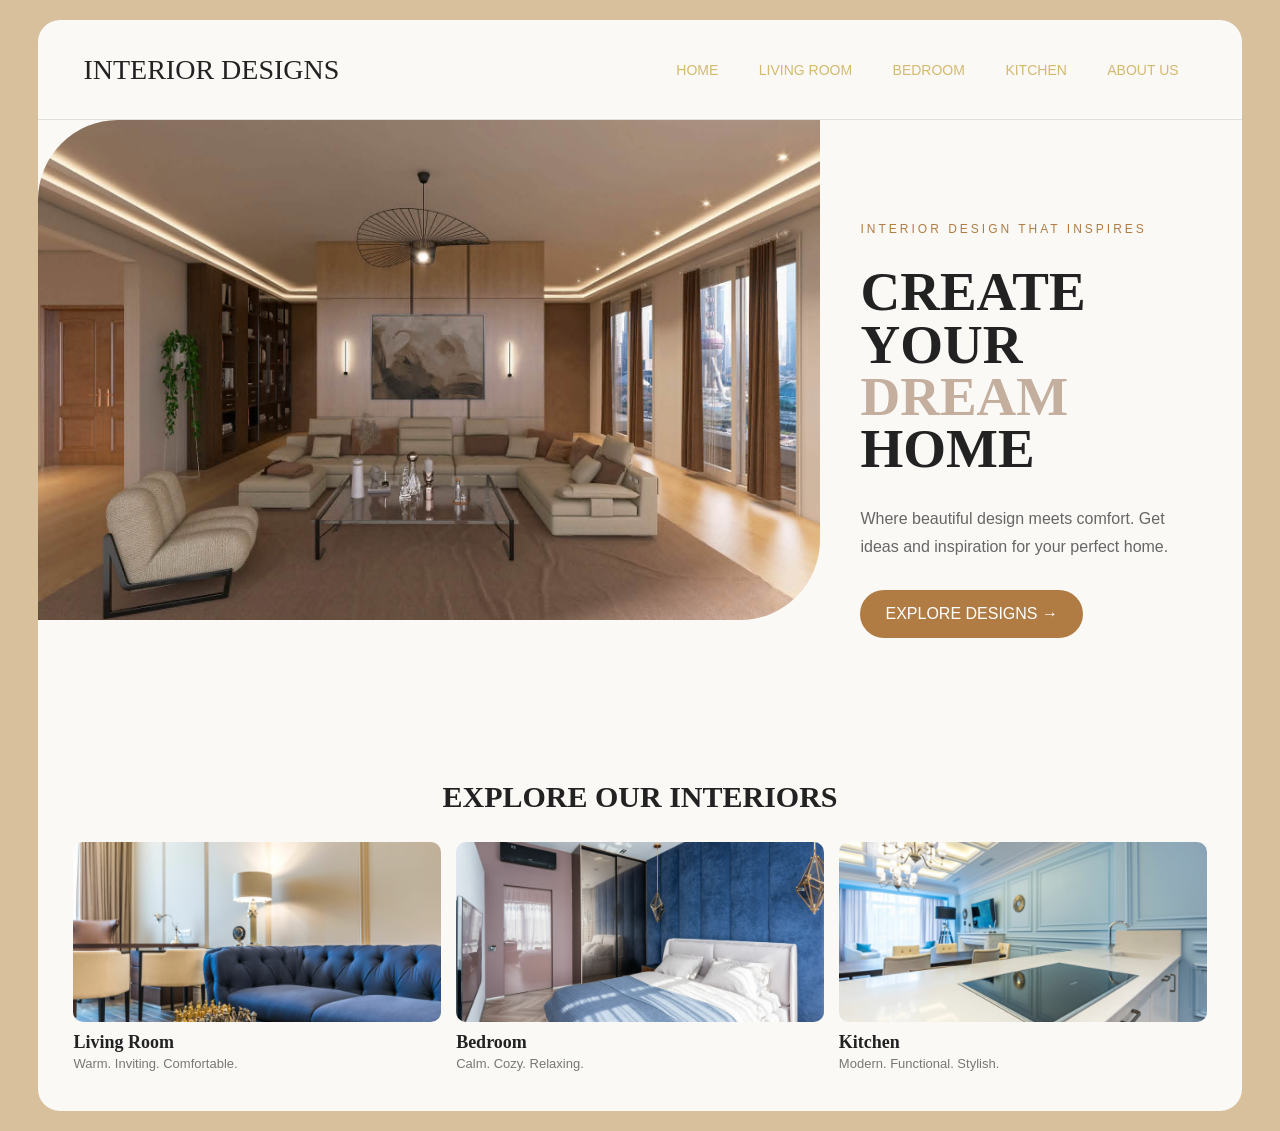
<file: index.html>
<!DOCTYPE html>
<html lang="en">
<head>
    <meta charset="UTF-8">
    <meta name="viewport" content="width=device-width, initial-scale=1.0">
    <title>Interior Designs</title>

    <!-- FIXED: Removed "../" because index.html is in the root folder -->
   <link rel="stylesheet" href="style.css">
</head>
<body>

<div class="page">

    <!-- NAVIGATION -->
   <nav>
        <div class="logo">INTERIOR DESIGNS</div>

        <div class="nav-links">
            <a href="index.html">HOME</a>
            <a href="livingroom.html">LIVING ROOM</a>
            <a href="bedroom.html">BEDROOM</a>
            <a href="kitchen.html">KITCHEN</a>
            <a href="about.html">ABOUT US</a>
        </div>
    </nav>

    <!-- HERO SECTION -->
    <section class="hero">
       
      <div class="main-image">
            <img src="home.jpg">
        </div>

        

        <div class="text">
            <div class="small">INTERIOR DESIGN THAT INSPIRES</div>
            <h1>
                CREATE<br>
                YOUR<br>
                <span>DREAM</span><br>
                HOME
            </h1>
            <p>
                Where beautiful design meets comfort.
                Get ideas and inspiration for your
                perfect home.
            </p>
            <a href="#gallery" class="explore">EXPLORE DESIGNS →</a>
        </div>
    </section>

    <!-- GALLERY -->
    <section class="gallery" id="gallery">
        <h2>EXPLORE OUR INTERIORS</h2>

    

        <div class="cards">

            <div class="card">
                <!-- FIXED: Updated path to images folder -->
                <img src="livingroom.jpg" alt="Living Room">
                <h3>Living Room</h3>
                <p>Warm. Inviting. Comfortable.</p>
            </div>

            <div class="card">
                <!-- FIXED: Added missing image tag -->
                <img src="bedroom.jpg" alt="Bedroom">
                <h3>Bedroom</h3>
                <p>Calm. Cozy. Relaxing.</p>
            </div>

            <div class="card">
                <!-- FIXED: Fixed image path -->
                <img src="kitchen.jpg" alt="Kitchen">
                <h3>Kitchen</h3>
                <p>Modern. Functional. Stylish.</p>
            </div>

        </div>
    </section>

</div>

</body>
</html>
</file>
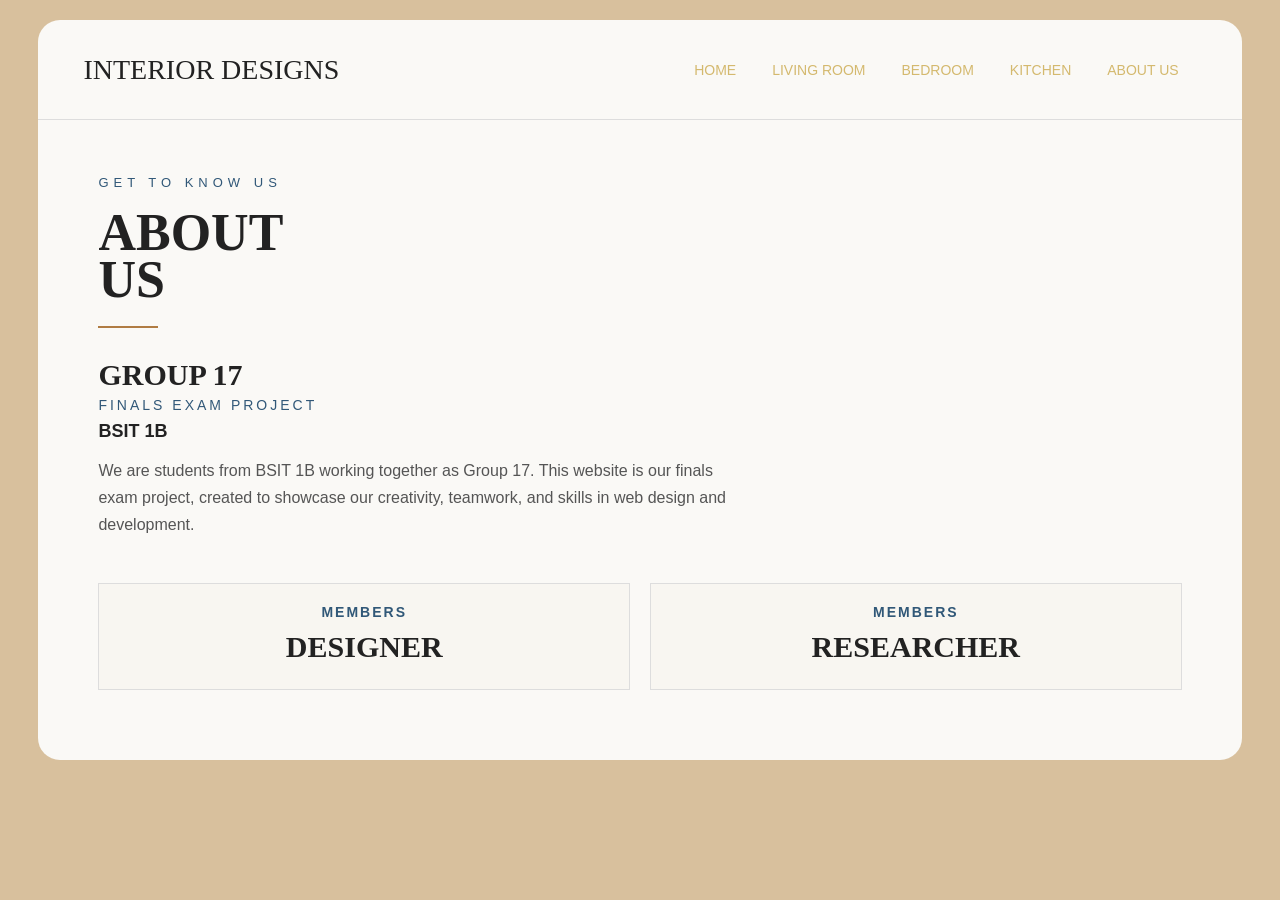
<file: about.html>
<!DOCTYPE html>
<html lang="en">

<head>
    <meta charset="UTF-8">
    <meta name="viewport" content="width=device-width, initial-scale=1.0">

    <title>About Us | Interior Designs</title>

      <link rel="stylesheet" href="style.css">
</head>

<body>

<div class="page">

    <!-- NAVIGATION -->

   <nav>

    <div class="logo">INTERIOR DESIGNS</div>

    <a href="index.html">HOME</a>
    <a href="livingroom.html">LIVING ROOM</a>
    <a href="bedroom.html">BEDROOM</a>
    <a href="kitchen.html">KITCHEN</a>
    <a href="about.html">ABOUT US</a>

    </a>


    </nav>

    <!-- ABOUT US -->

    <section class="about-hero">

       <section class="about-section">

    <p class="small-title">GET TO KNOW US</p>

    <h1>ABOUT<br>US</h1>

    <div class="gold-line"></div>

    <h2>GROUP 17</h2>

    <p class="project-title">
        FINALS EXAM PROJECT
    </p>

    <p class="course">
        BSIT 1B
    </p>

    <p class="student-text">
        We are students from BSIT 1B working together as Group 17.
        This website is our finals exam project, created to showcase
        our creativity, teamwork, and skills in web design and development.
    </p>

    <div class="members">

        <div class="member">
            <h3>MEMBERS</h3>
            <h2>DESIGNER</h2>
            
        </div>

        <div class="member">
            <h3>MEMBERS</h3>
            <h2>RESEARCHER</h2>
         
        </div>

      
    </div>

</section>
  

    
</body>
</html>
</file>
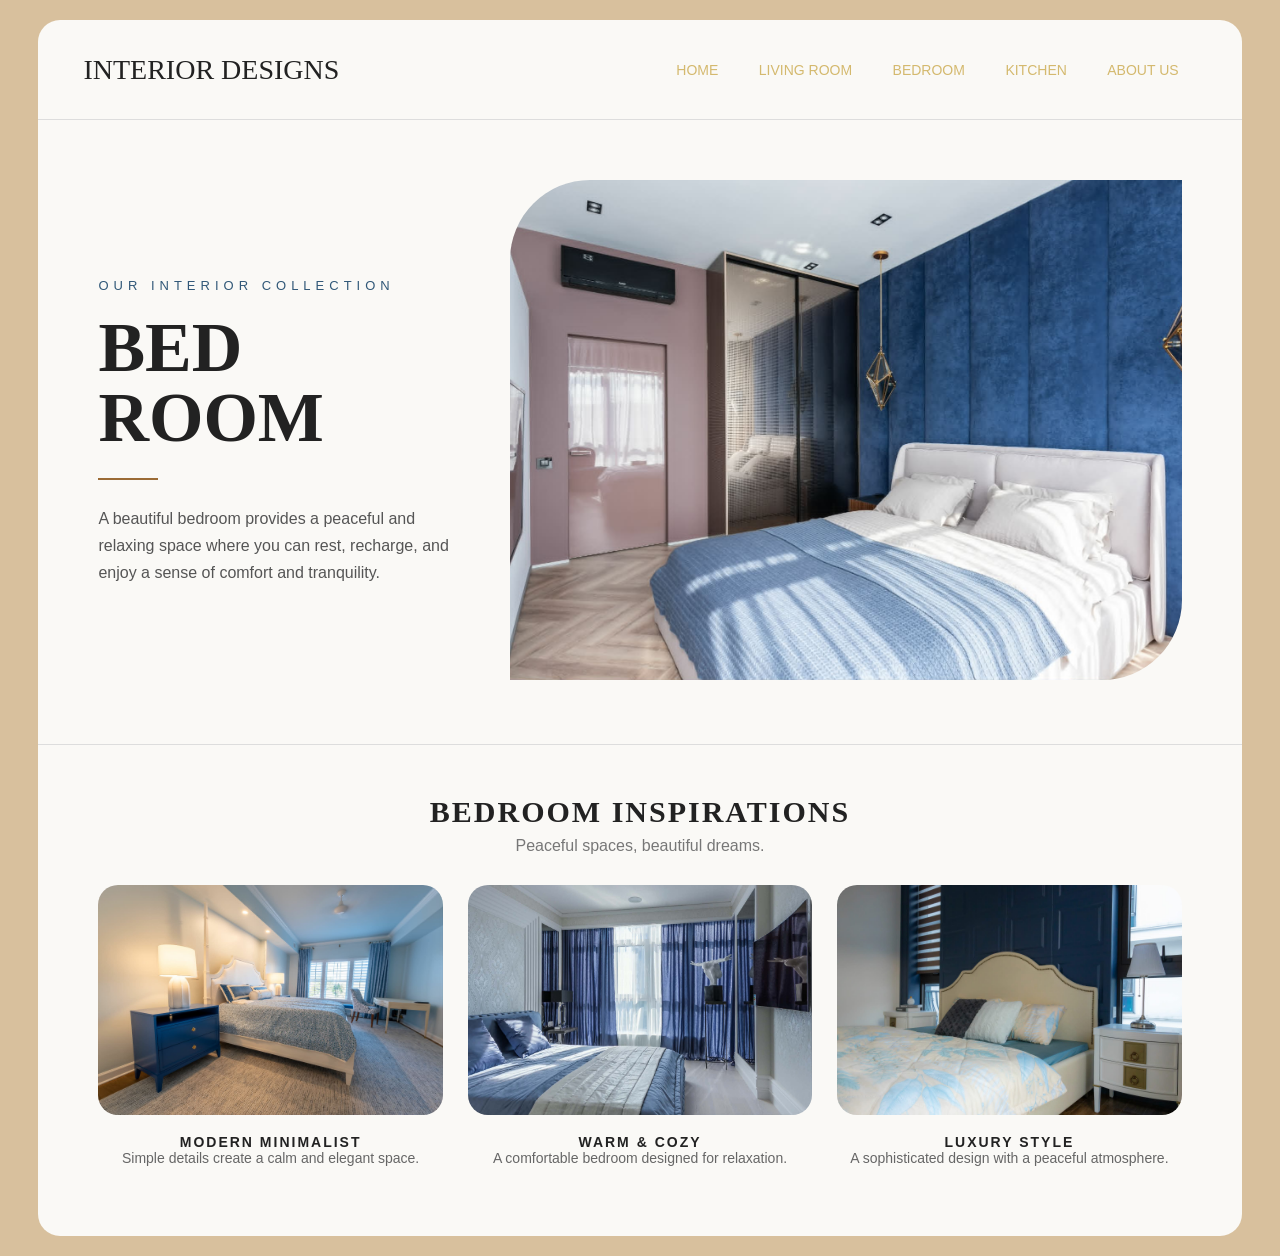
<file: bedroom.html>
<!DOCTYPE html>
<html lang="en">

<head>
    <meta charset="UTF-8">
    <meta name="viewport" content="width=device-width, initial-scale=1.0">

    <title>Bedroom | Interior Designs</title>

    <link rel="stylesheet" href="style.css">
</head>

<body>

<div class="page">

    <!-- NAVIGATION -->
    <nav>
        <div class="logo">INTERIOR DESIGNS</div>

        <div class="nav-links">
            <a href="index.html">HOME</a>
            <a href="livingroom.html">LIVING ROOM</a>
            <a href="bedroom.html">BEDROOM</a>
            <a href="kitchen.html">KITCHEN</a>
            <a href="about.html">ABOUT US</a>
        </div>
    </nav>


    <!-- BEDROOM HERO -->

    <section class="living-main">

        <div class="living-text">

            <p class="small-title">
                OUR INTERIOR COLLECTION
            </p>

            <h1>
                BED<br>ROOM
            </h1>

            <div class="line"></div>

            <p class="description">
                A beautiful bedroom provides a peaceful and
                relaxing space where you can rest, recharge,
                and enjoy a sense of comfort and tranquility.
            </p>


        </div>


        <div class="main-image">
            <img src="bedroom.jpg" alt="Beautiful Bedroom Interior">
        </div>

    </section>


    <!-- BEDROOM INSPIRATIONS -->

    <section class="inspiration">

        <h2>BEDROOM INSPIRATIONS</h2>

        <p>Peaceful spaces, beautiful dreams.</p>


        <div class="image-gallery">

            <div class="gallery-card">

                <img src="bedroom (2).jpg" alt="Modern Minimalist Bedroom">

                <h3>MODERN MINIMALIST</h3>

                <p>
                    Simple details create a calm and elegant space.
                </p>

            </div>


            <div class="gallery-card">

                <img src="bedroom (3).jpg" alt="Warm and Cozy Bedroom">

                <h3>WARM & COZY</h3>

                <p>
                    A comfortable bedroom designed for relaxation.
                </p>

            </div>


            <div class="gallery-card">

                <img src="bedroom (5).jpg" alt="Luxury Bedroom">

                <h3>LUXURY STYLE</h3>

                <p>
                    A sophisticated design with a peaceful atmosphere.
                </p>

            </div>

        </div>

    </section>

</div>

</body>
</html>
</file>
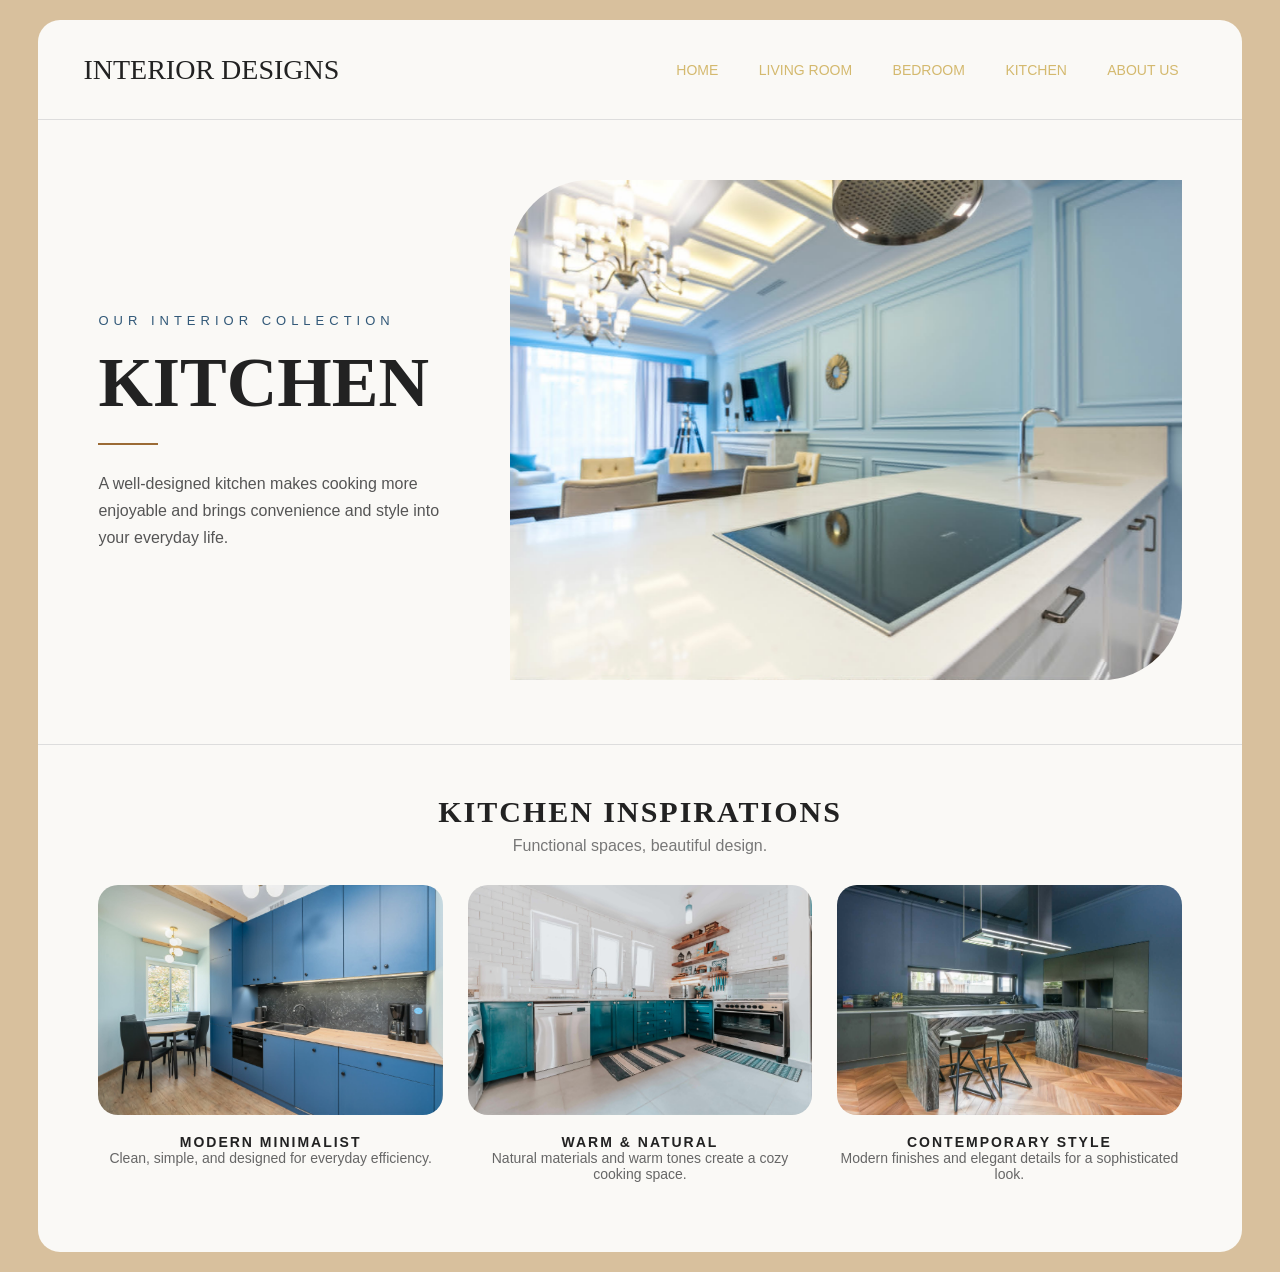
<file: kitchen.html>
<!DOCTYPE html>
<html lang="en">

<head>
    <meta charset="UTF-8">
    <meta name="viewport" content="width=device-width, initial-scale=1.0">

    <title>Kitchen | Interior Designs</title>

    <link rel="stylesheet" href="style.css">
</head>

<body>

<div class="page">

    <!-- NAVIGATION -->
    <nav>

        <div class="logo">
            INTERIOR DESIGNS
        </div>

        <div class="nav-links">
            <a href="index.html">HOME</a>
            <a href="livingroom.html">LIVING ROOM</a>
            <a href="bedroom.html">BEDROOM</a>
            <a href="kitchen.html">KITCHEN</a>
            <a href="about.html">ABOUT US</a>
        </div>

    </nav>


    <!-- KITCHEN HERO -->

    <section class="living-main">

        <div class="living-text">

            <p class="small-title">
                OUR INTERIOR COLLECTION
            </p>

            <h1>
                KITCHEN
            </h1>

            <div class="line"></div>

            <p class="description">
                A well-designed kitchen makes cooking more enjoyable
                and brings convenience and style into your everyday life.
            </p>

          
        </div>


        <!-- MAIN KITCHEN IMAGE -->

        <div class="main-image">

            <img src="kitchen.jpg" alt="Modern Kitchen Interior">

        </div>

    </section>


    <!-- KITCHEN INSPIRATIONS -->

    <section class="inspiration">

        <h2>KITCHEN INSPIRATIONS</h2>

        <p>Functional spaces, beautiful design.</p>


        <div class="image-gallery">


            <!-- KITCHEN 1 -->

            <div class="gallery-card">

                <img src="kitchen (2).jpg" alt="Modern Minimalist Kitchen">

                <h3>MODERN MINIMALIST</h3>

                <p>
                    Clean, simple, and designed for everyday efficiency.
                </p>

            </div>


            <!-- KITCHEN 2 -->

            <div class="gallery-card">

                <img src="kitchen (3).jpg" alt="Warm Natural Kitchen">

                <h3>WARM & NATURAL</h3>

                <p>
                    Natural materials and warm tones create a cozy
                    cooking space.
                </p>

            </div>


            <!-- KITCHEN 3 -->

            <div class="gallery-card">

                <img src="kitchen (5).jpg" alt="Contemporary Kitchen">

                <h3>CONTEMPORARY STYLE</h3>

                <p>
                    Modern finishes and elegant details for a
                    sophisticated look.
                </p>

            </div>


        </div>

    </section>

</div>

</body>
</html>
</file>
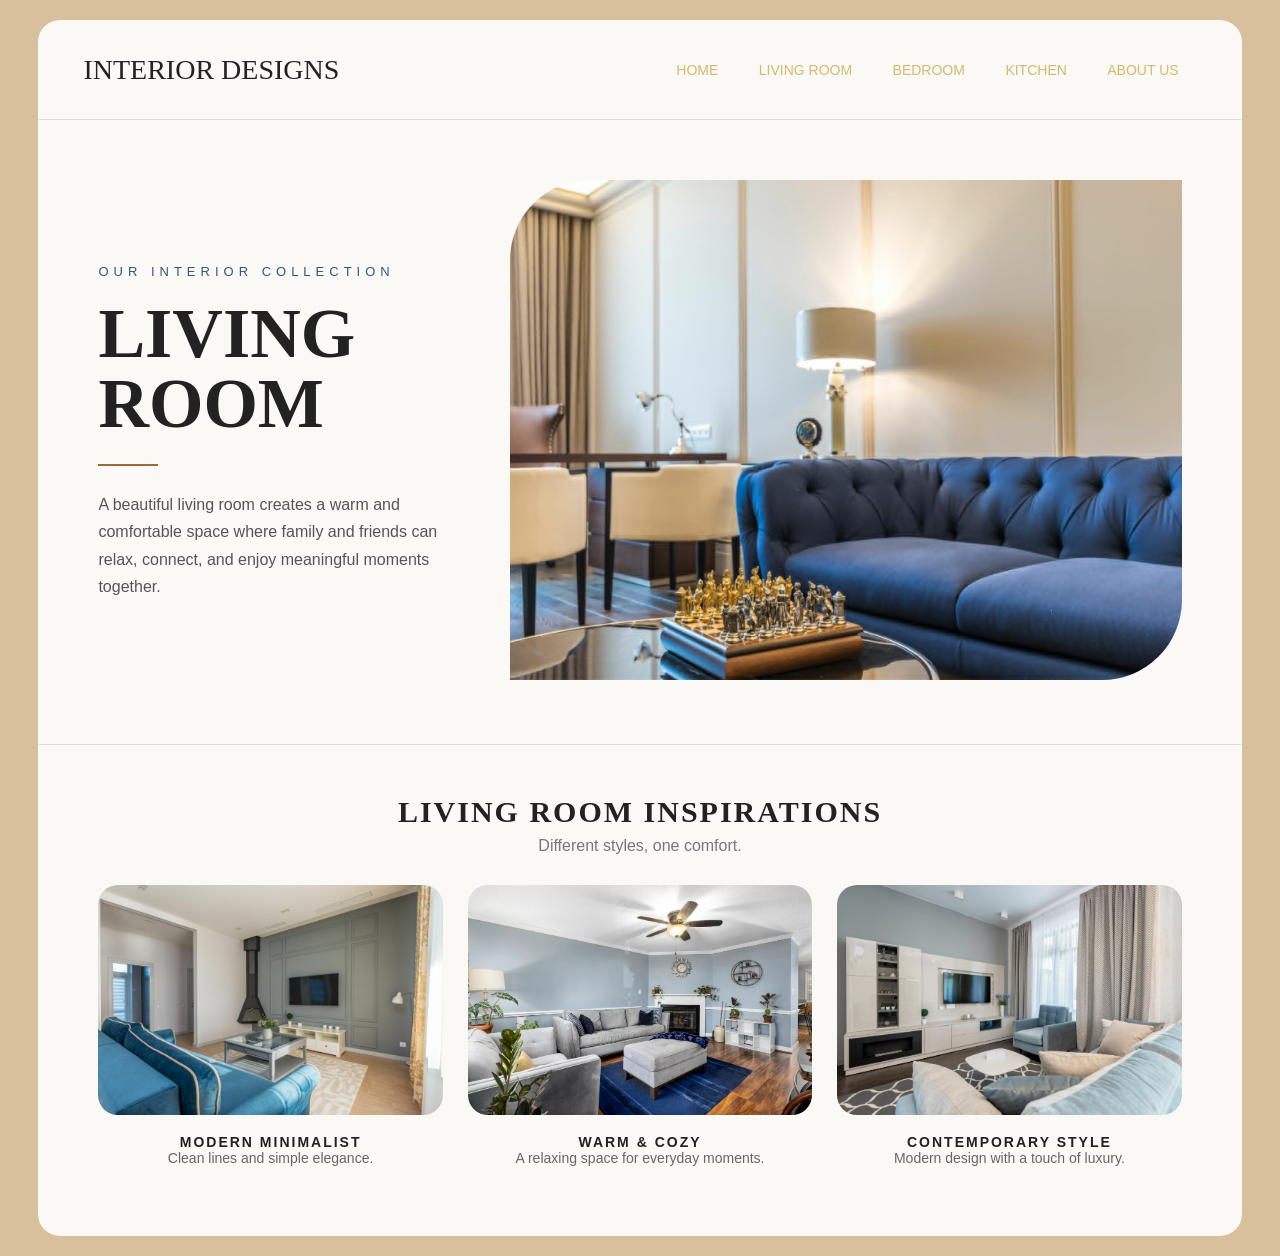
<file: livingroom.html>
<!DOCTYPE html>
<html lang="en">

<head>
    <meta charset="UTF-8">
    <meta name="viewport" content="width=device-width, initial-scale=1.0">

    <title>Living Room | Interior Designs</title>

   <link rel="stylesheet" href="style.css">
</head>

<body>

<div class="page">

    <!-- NAVIGATION -->
    <nav>
        <div class="logo">INTERIOR DESIGNS</div>

        <div class="nav-links">
            <a href="index.html">HOME</a>
            <a href="livingroom.html">LIVING ROOM</a>
            <a href="bedroom.html">BEDROOM</a>
            <a href="kitchen.html">KITCHEN</a>
            <a href="about.html">ABOUT US</a>
        </div>
    </nav>


    <!-- MAIN LIVING ROOM SECTION -->
    <section class="living-main">

        <!-- TEXT -->
        <div class="living-text">

            <p class="small-title">OUR INTERIOR COLLECTION</p>

            <h1>LIVING<br>ROOM</h1>

            <div class="line"></div>

            <p class="description">
                A beautiful living room creates a warm and comfortable
                space where family and friends can relax, connect, and
                enjoy meaningful moments together.
            </p>

        </div>


        <!-- BIG IMAGE -->
        <div class="main-image">
            <img src="livingroom.jpg" alt="Living Room">
        </div>

    </section>


    <!-- BOTTOM SECTION -->
    <section class="inspiration">

        <h2>LIVING ROOM INSPIRATIONS</h2>

        <p>Different styles, one comfort.</p>


        <div class="image-gallery">

            <!-- PICTURE 1 -->
            <div class="gallery-card">
                <img src="livingroom (2).jpg" alt="Modern Living Room">

                <h3>MODERN MINIMALIST</h3>

                <p>Clean lines and simple elegance.</p>
            </div>


            <!-- PICTURE 2 -->
            <div class="gallery-card">
                <img src="livingroom (1).jpg" alt="Cozy Living Room">

                <h3>WARM & COZY</h3>

                <p>A relaxing space for everyday moments.</p>
            </div>


            <!-- PICTURE 3 -->
            <div class="gallery-card">
                <img src="livingroom (4).jpg" alt="Contemporary Living Room">

                <h3>CONTEMPORARY STYLE</h3>

                <p>Modern design with a touch of luxury.</p>
            </div>

        </div>

    </section>

</div>

</body>
</html>
</file>
<file: style.css>
/* HOME */

 * {
            margin: 0;
            padding: 0;
            box-sizing: border-box;
        }

        body {
            background: #d8c09d;
            font-family: Arial, sans-serif;
            color: #222;
        }

        .page {
            width: 94%;
            max-width: 1250px;
            margin: 20px auto;
            background: #faf9f6;
            border-radius: 22px;
            overflow: hidden;
        }

        /* NAVIGATION */
        nav {
            height: 100px;
            padding: 0 45px;
            display: flex;
            align-items: center;
            border-bottom: 1px solid #ddd;
        }

        .logo {
            margin-right: auto;
            font-family: Georgia, serif;
            font-size: 28px;
        }

        nav a {
            color: #d4b96e;
            text-decoration: none;
            margin: 0 18px;
            font-size: 14px;
        }

        nav a:hover {
            color: #b07c43;
        }

        .contact {
            background: #b07c43;
            color: white !important;
            padding: 15px 24px;
            border-radius: 30px;
        }

        /* HERO */
        .hero {
            display: flex;
            min-height: 620px;
        }

        .photo {
            width: 55%;
            background: url("home.jpg") center/cover;
            object-fit:cover;
            border-radius:10px;
        }


        .text {
            width: 35%;
            padding: 90px 40px;
            display: flex;
            flex-direction: column;
            justify-content: center;
        }

        .small {
            color: #b07c43;
            font-size: 12px;
            letter-spacing: 3px;
            margin-bottom: 30px;
        }

        h1 {
            font-family: Georgia, serif;
            font-size: 55px;
            line-height: .95;
            margin-bottom: 30px;
        }

        h1 span {
            color: #c4ae9d;
        }

        .text p {
            color: #666;
            line-height: 1.7;
            font-size: 16px;
        }

        .explore {
            width: fit-content;
            margin-top: 30px;
            padding: 15px 25px;
            background: #b07c43;
            color: white;
            text-decoration: none;
            border-radius: 30px;
        }

        .explore:hover,
        .contact:hover {
            background: #805a35;
        }

        /* BOTTOM SECTION */
          /* GALLERY DESIGN */

.page .gallery {
    display: block !important;
    width: 100%;
    padding: 40px 35px;
}

.page .gallery h2 {
    width: 100%;
    text-align: center;
    font-family: Georgia, serif;
    font-size: 30px;
    margin: 0 0 28px 0;
}

.page .gallery .cards {
    display: grid;
    grid-template-columns: repeat(3, 1fr);
    gap: 15px;
    width: 100%;
}

.page .gallery .card {
    width: 100%;
}

.page .gallery .cards img {
    width: 100%;
    height: 180px;
    object-fit: cover;
    border-radius: 10px;
    display: block;
}

.page .gallery .card h3 {
    font-family: Georgia, serif;
    font-size: 18px;
    margin: 10px 0 3px;
}

.page .gallery .card p {
    font-size: 13px;
    color: #777;
    margin: 0;
}

















/* LIVING ROOM, BEDROOM, KITCHEN */

.living-main {
    display: flex;
    align-items: center;
    gap: 50px;
    padding: 60px;
}

/* LEFT TEXT */

.living-text {
    width: 35%;
}

.small-title {
    font-size: 13px;
    letter-spacing: 4px;
    color: #9b6b35;
    margin-bottom: 20px;
}

.living-text h1 {
    font-family: Georgia, serif;
    font-size: 70px;
    line-height: 1;
    margin-bottom: 25px;
}

.line {
    width: 60px;
    height: 2px;
    background: #9b6b35;
    margin-bottom: 25px;
}

.description {
    font-size: 16px;
    line-height: 1.7;
    color: #555;
}

/* BUTTON */

.design-button {
    display: inline-block;
    margin-top: 25px;
    padding: 15px 30px;
    background: #222;
    color: white;
    text-decoration: none;
    letter-spacing: 2px;
    font-size: 12px;
}

.design-button:hover {
    background: #9b6b35;
}


/* MAIN IMAGE */

.main-image {
    width: 65%;
}

.main-image img {
    width: 100%;
    height: 500px;
    object-fit: cover;
    border-radius: 80px 0 80px 0;
}


/* BOTTOM SECTION */

.inspiration {
    text-align: center;
    padding: 50px 60px 70px;
    border-top: 1px solid #ddd;
}

.inspiration h2 {
    font-family: Georgia, serif;
    font-size: 30px;
    letter-spacing: 2px;
    margin-bottom: 8px;
}

.inspiration > p {
    color: #777;
    margin-bottom: 30px;
}


/* 3 PICTURES */

.image-gallery {
    display: flex;
    gap: 25px;
    justify-content: center;
}

.gallery-card {
    width: 33.33%;
}

.gallery-card img {
    width: 100%;
    height: 230px;
    object-fit: cover;

    border-radius: 20px;
}

.gallery-card h3 {
    margin-top: 15px;
    font-size: 14px;
    letter-spacing: 2px;
}

.gallery-card p {
    color: #666;
    font-size: 14px;
}


  





/* ABOUT US */

.about-section {
    padding: 55px 60px 70px;
    min-height: 600px;
}

.small-title {
    letter-spacing: 5px;
    color: #315878;
    font-size: 13px;
    margin-bottom: 20px;
}

.about-section h1 {
    font-family: Georgia, serif;
    font-size: 52px;
    line-height: .9;
    margin: 0;
    color: #222;
}

.gold-line {
    width: 60px;
    height: 2px;
    background: #b07c43;
    margin: 22px 0 30px;
}

.about-section h2 {
    font-family: Georgia, serif;
    font-size: 30px;
    margin: 0 0 5px;
}

.project-title {
    letter-spacing: 3px;
    font-size: 14px;
    color: #315878;
    margin: 0;
}

.course {
    font-size: 18px;
    font-weight: bold;
    margin-top: 8px;
}

.student-text {
    max-width: 650px;
    line-height: 1.7;
    color: #555;
    margin-top: 15px;
}

.members {
    display: flex;
    gap: 20px;
    margin-top: 45px;
}

.member {
    flex: 1;
    padding: 20px;
    border: 1px solid #ddd;
    background: #f8f6f1;
    text-align: center;
}

.member h3 {
    font-size: 14px;
    letter-spacing: 2px;
    margin-bottom: 10px;
    color: #315878;
}

.member p {
    margin: 0;
    color: #333;
        
}
</file>
